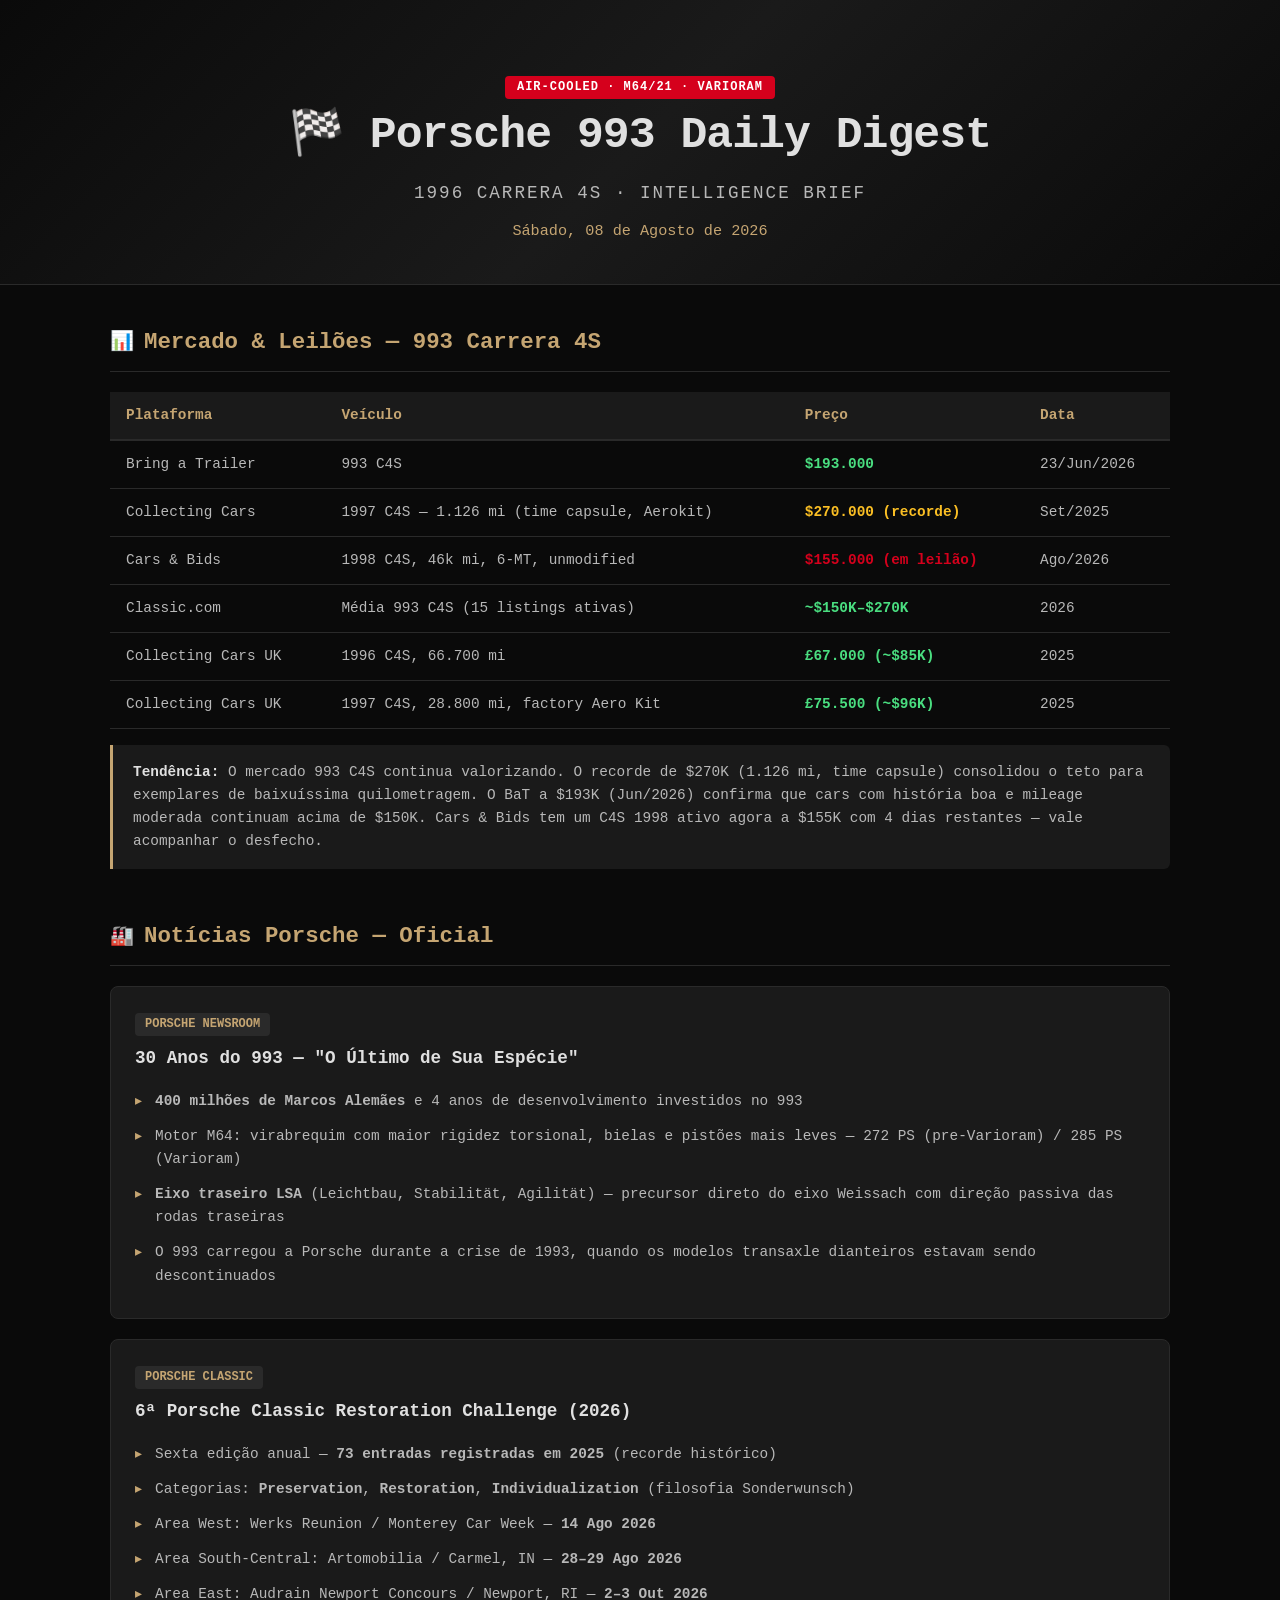
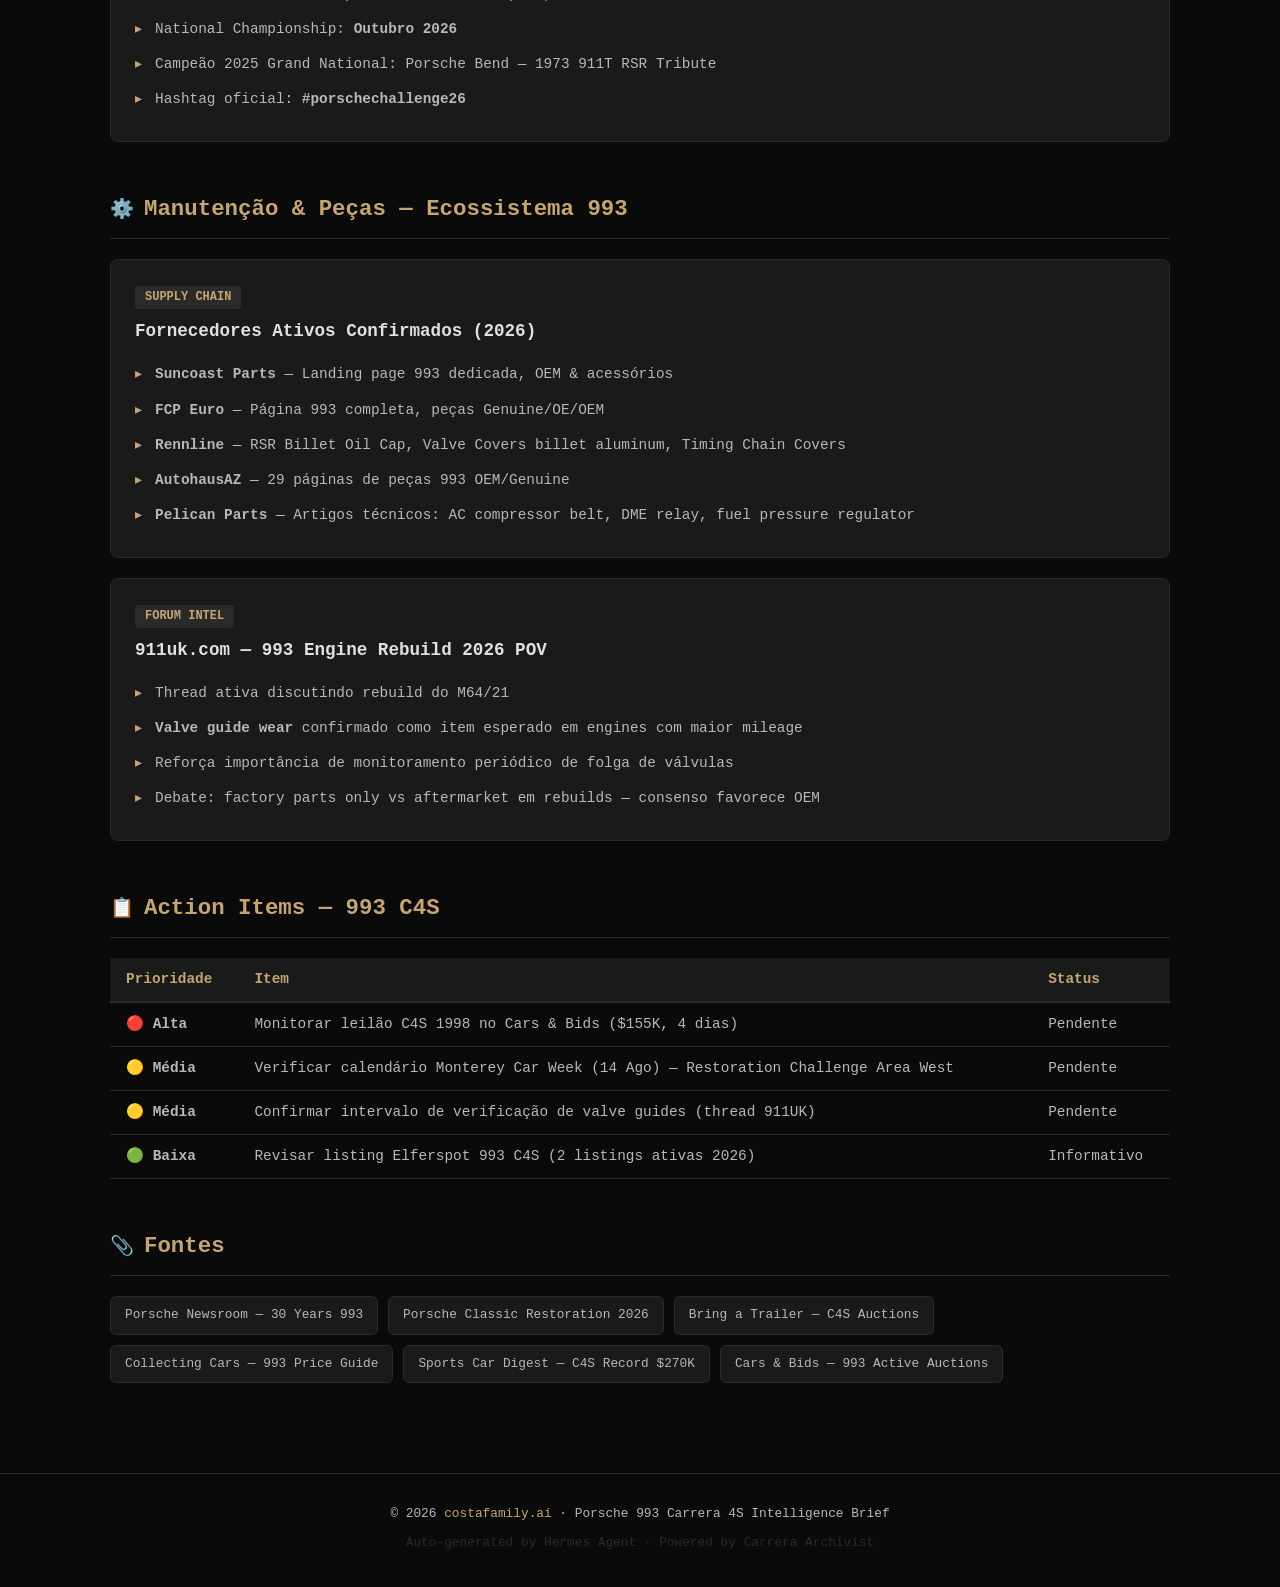
<file: archive/2026-08-08.html>
<!DOCTYPE html>
<html lang="pt-BR">
<head>
    <meta charset="UTF-8">
    <meta name="viewport" content="width=device-width, initial-scale=1.0">
    <title>Porsche 993 Daily Digest | costafamily.ai</title>
    <meta name="description" content="Daily Porsche 993 Carrera 4S Intelligence Brief — market data, auction results, Porsche Classic news, and maintenance intelligence.">
    <style>
        :root {
            --porcelain: #0a0a0a;
            --graphite: #1a1a1a;
            --carbon: #2a2a2a;
            --guard: #b8b8b8;
            --silver: #e0e0e0;
            --signal: #d5001c;
            --gold: #c5a572;
            --green: #4ade80;
            --amber: #fbbf24;
            --red: #ef4444;
        }
        * { margin: 0; padding: 0; box-sizing: border-box; }
        body {
            background: var(--porcelain);
            color: var(--silver);
            font-family: 'SF Mono', 'Monaco', 'Cascadia Code', 'Roboto Mono', monospace;
            line-height: 1.6;
            min-height: 100vh;
        }
        .hero {
            background: linear-gradient(135deg, #0a0a0a 0%, #1a1a1a 50%, #0a0a0a 100%);
            border-bottom: 1px solid var(--carbon);
            padding: 60px 20px 40px;
            text-align: center;
        }
        .hero h1 {
            font-size: 2.8rem;
            font-weight: 700;
            letter-spacing: -1px;
            color: var(--silver);
            margin-bottom: 8px;
        }
        .hero .subtitle {
            color: var(--guard);
            font-size: 1.1rem;
            letter-spacing: 2px;
            text-transform: uppercase;
        }
        .hero .date {
            color: var(--gold);
            font-size: 0.95rem;
            margin-top: 12px;
        }
        .hero .badge {
            display: inline-block;
            background: var(--signal);
            color: white;
            padding: 2px 12px;
            border-radius: 4px;
            font-size: 0.75rem;
            font-weight: 700;
            letter-spacing: 1px;
            margin-top: 16px;
        }
        .container { max-width: 1100px; margin: 0 auto; padding: 40px 20px; }
        .section { margin-bottom: 50px; }
        .section-title {
            display: flex;
            align-items: center;
            gap: 10px;
            font-size: 1.4rem;
            font-weight: 700;
            color: var(--gold);
            border-bottom: 1px solid var(--carbon);
            padding-bottom: 10px;
            margin-bottom: 20px;
        }
        .section-title .icon { font-size: 1.2rem; }

        /* Market Table */
        .market-table {
            width: 100%;
            border-collapse: collapse;
            font-size: 0.9rem;
        }
        .market-table th {
            text-align: left;
            padding: 12px 16px;
            background: var(--graphite);
            color: var(--gold);
            font-weight: 700;
            border-bottom: 2px solid var(--carbon);
        }
        .market-table td {
            padding: 12px 16px;
            border-bottom: 1px solid var(--carbon);
            color: var(--guard);
        }
        .market-table tr:hover td { background: var(--graphite); }
        .market-table .price { color: var(--green); font-weight: 700; }
        .market-table .record { color: var(--amber); font-weight: 700; }
        .market-table .active { color: var(--signal); font-weight: 700; }

        .trend-box {
            background: var(--graphite);
            border-left: 3px solid var(--gold);
            padding: 16px 20px;
            margin-top: 16px;
            font-size: 0.9rem;
            color: var(--guard);
            border-radius: 0 6px 6px 0;
        }
        .trend-box strong { color: var(--silver); }

        /* News Cards */
        .news-card {
            background: var(--graphite);
            border: 1px solid var(--carbon);
            border-radius: 8px;
            padding: 24px;
            margin-bottom: 20px;
        }
        .news-card h3 {
            color: var(--silver);
            font-size: 1.1rem;
            margin-bottom: 12px;
        }
        .news-card .tag {
            display: inline-block;
            background: var(--carbon);
            color: var(--gold);
            padding: 2px 10px;
            border-radius: 4px;
            font-size: 0.75rem;
            font-weight: 700;
            margin-bottom: 8px;
        }
        .news-card ul { list-style: none; padding-left: 0; }
        .news-card li {
            padding: 6px 0;
            padding-left: 20px;
            position: relative;
            color: var(--guard);
            font-size: 0.9rem;
        }
        .news-card li::before {
            content: "▸";
            position: absolute;
            left: 0;
            color: var(--gold);
        }

        /* Action Items */
        .action-table { width: 100%; border-collapse: collapse; font-size: 0.9rem; }
        .action-table th {
            text-align: left;
            padding: 10px 16px;
            background: var(--graphite);
            color: var(--gold);
            border-bottom: 2px solid var(--carbon);
        }
        .action-table td {
            padding: 10px 16px;
            border-bottom: 1px solid var(--carbon);
            color: var(--guard);
        }
        .priority-high { color: var(--red); font-weight: 700; }
        .priority-med { color: var(--amber); font-weight: 700; }
        .priority-low { color: var(--green); font-weight: 700; }
        .status-pending { color: var(--guard); }
        .status-info { color: var(--gold); }

        /* Sources */
        .sources { display: flex; flex-wrap: wrap; gap: 10px; }
        .source-link {
            background: var(--graphite);
            border: 1px solid var(--carbon);
            padding: 8px 14px;
            border-radius: 6px;
            color: var(--guard);
            font-size: 0.8rem;
            text-decoration: none;
            transition: all 0.2s;
        }
        .source-link:hover {
            border-color: var(--gold);
            color: var(--gold);
        }

        /* Footer */
        .footer {
            border-top: 1px solid var(--carbon);
            padding: 30px 20px;
            text-align: center;
            color: var(--guard);
            font-size: 0.8rem;
        }
        .footer a { color: var(--gold); text-decoration: none; }
        .footer .vin { color: var(--carbon); margin-top: 8px; }

        /* Responsive */
        @media (max-width: 768px) {
            .hero h1 { font-size: 1.8rem; }
            .market-table { font-size: 0.8rem; }
            .market-table th, .market-table td { padding: 8px 10px; }
            .container { padding: 20px 10px; }
        }
    </style>
</head>
<body>
    <div class="hero">
        <div class="badge">AIR-COOLED · M64/21 · VARIORAM</div>
        <h1>🏁 Porsche 993 Daily Digest</h1>
        <div class="subtitle">1996 Carrera 4S · Intelligence Brief</div>
        <div class="date">Sábado, 08 de Agosto de 2026</div>
    </div>

    <div class="container">
        <!-- MARKET -->
        <div class="section">
            <div class="section-title">
                <span class="icon">📊</span> Mercado & Leilões — 993 Carrera 4S
            </div>
            <table class="market-table">
                <thead>
                    <tr>
                        <th>Plataforma</th>
                        <th>Veículo</th>
                        <th>Preço</th>
                        <th>Data</th>
                    </tr>
                </thead>
                <tbody>
                    <tr>
                        <td>Bring a Trailer</td>
                        <td>993 C4S</td>
                        <td class="price">$193.000</td>
                        <td>23/Jun/2026</td>
                    </tr>
                    <tr>
                        <td>Collecting Cars</td>
                        <td>1997 C4S — 1.126 mi (time capsule, Aerokit)</td>
                        <td class="record">$270.000 (recorde)</td>
                        <td>Set/2025</td>
                    </tr>
                    <tr>
                        <td>Cars & Bids</td>
                        <td>1998 C4S, 46k mi, 6-MT, unmodified</td>
                        <td class="active">$155.000 (em leilão)</td>
                        <td>Ago/2026</td>
                    </tr>
                    <tr>
                        <td>Classic.com</td>
                        <td>Média 993 C4S (15 listings ativas)</td>
                        <td class="price">~$150K–$270K</td>
                        <td>2026</td>
                    </tr>
                    <tr>
                        <td>Collecting Cars UK</td>
                        <td>1996 C4S, 66.700 mi</td>
                        <td class="price">£67.000 (~$85K)</td>
                        <td>2025</td>
                    </tr>
                    <tr>
                        <td>Collecting Cars UK</td>
                        <td>1997 C4S, 28.800 mi, factory Aero Kit</td>
                        <td class="price">£75.500 (~$96K)</td>
                        <td>2025</td>
                    </tr>
                </tbody>
            </table>
            <div class="trend-box">
                <strong>Tendência:</strong> O mercado 993 C4S continua valorizando. O recorde de $270K (1.126 mi, time capsule) consolidou o teto para exemplares de baixuíssima quilometragem. O BaT a $193K (Jun/2026) confirma que cars com história boa e mileage moderada continuam acima de $150K. Cars & Bids tem um C4S 1998 ativo agora a $155K com 4 dias restantes — vale acompanhar o desfecho.
            </div>
        </div>

        <!-- NEWS -->
        <div class="section">
            <div class="section-title">
                <span class="icon">🏭</span> Notícias Porsche — Oficial
            </div>

            <div class="news-card">
                <div class="tag">PORSCHE NEWSROOM</div>
                <h3>30 Anos do 993 — "O Último de Sua Espécie"</h3>
                <ul>
                    <li><strong>400 milhões de Marcos Alemães</strong> e 4 anos de desenvolvimento investidos no 993</li>
                    <li>Motor M64: virabrequim com maior rigidez torsional, bielas e pistões mais leves — 272 PS (pre-Varioram) / 285 PS (Varioram)</li>
                    <li><strong>Eixo traseiro LSA</strong> (Leichtbau, Stabilität, Agilität) — precursor direto do eixo Weissach com direção passiva das rodas traseiras</li>
                    <li>O 993 carregou a Porsche durante a crise de 1993, quando os modelos transaxle dianteiros estavam sendo descontinuados</li>
                </ul>
            </div>

            <div class="news-card">
                <div class="tag">PORSCHE CLASSIC</div>
                <h3>6ª Porsche Classic Restoration Challenge (2026)</h3>
                <ul>
                    <li>Sexta edição anual — <strong>73 entradas registradas em 2025</strong> (recorde histórico)</li>
                    <li>Categorias: <strong>Preservation</strong>, <strong>Restoration</strong>, <strong>Individualization</strong> (filosofia Sonderwunsch)</li>
                    <li>Area West: Werks Reunion / Monterey Car Week — <strong>14 Ago 2026</strong></li>
                    <li>Area South-Central: Artomobilia / Carmel, IN — <strong>28–29 Ago 2026</strong></li>
                    <li>Area East: Audrain Newport Concours / Newport, RI — <strong>2–3 Out 2026</strong></li>
                    <li>National Championship: <strong>Outubro 2026</strong></li>
                    <li>Campeão 2025 Grand National: Porsche Bend — 1973 911T RSR Tribute</li>
                    <li>Hashtag oficial: <strong>#porschechallenge26</strong></li>
                </ul>
            </div>
        </div>

        <!-- MAINTENANCE -->
        <div class="section">
            <div class="section-title">
                <span class="icon">⚙️</span> Manutenção & Peças — Ecossistema 993
            </div>
            <div class="news-card">
                <div class="tag">SUPPLY CHAIN</div>
                <h3>Fornecedores Ativos Confirmados (2026)</h3>
                <ul>
                    <li><strong>Suncoast Parts</strong> — Landing page 993 dedicada, OEM & acessórios</li>
                    <li><strong>FCP Euro</strong> — Página 993 completa, peças Genuine/OE/OEM</li>
                    <li><strong>Rennline</strong> — RSR Billet Oil Cap, Valve Covers billet aluminum, Timing Chain Covers</li>
                    <li><strong>AutohausAZ</strong> — 29 páginas de peças 993 OEM/Genuine</li>
                    <li><strong>Pelican Parts</strong> — Artigos técnicos: AC compressor belt, DME relay, fuel pressure regulator</li>
                </ul>
            </div>
            <div class="news-card">
                <div class="tag">FORUM INTEL</div>
                <h3>911uk.com — 993 Engine Rebuild 2026 POV</h3>
                <ul>
                    <li>Thread ativa discutindo rebuild do M64/21</li>
                    <li><strong>Valve guide wear</strong> confirmado como item esperado em engines com maior mileage</li>
                    <li>Reforça importância de monitoramento periódico de folga de válvulas</li>
                    <li>Debate: factory parts only vs aftermarket em rebuilds — consenso favorece OEM</li>
                </ul>
            </div>
        </div>

        <!-- ACTION ITEMS -->
        <div class="section">
            <div class="section-title">
                <span class="icon">📋</span> Action Items — 993 C4S
            </div>
            <table class="action-table">
                <thead>
                    <tr>
                        <th>Prioridade</th>
                        <th>Item</th>
                        <th>Status</th>
                    </tr>
                </thead>
                <tbody>
                    <tr>
                        <td class="priority-high">🔴 Alta</td>
                        <td>Monitorar leilão C4S 1998 no Cars & Bids ($155K, 4 dias)</td>
                        <td class="status-pending">Pendente</td>
                    </tr>
                    <tr>
                        <td class="priority-med">🟡 Média</td>
                        <td>Verificar calendário Monterey Car Week (14 Ago) — Restoration Challenge Area West</td>
                        <td class="status-pending">Pendente</td>
                    </tr>
                    <tr>
                        <td class="priority-med">🟡 Média</td>
                        <td>Confirmar intervalo de verificação de valve guides (thread 911UK)</td>
                        <td class="status-pending">Pendente</td>
                    </tr>
                    <tr>
                        <td class="priority-low">🟢 Baixa</td>
                        <td>Revisar listing Elferspot 993 C4S (2 listings ativas 2026)</td>
                        <td class="status-info">Informativo</td>
                    </tr>
                </tbody>
            </table>
        </div>

        <!-- SOURCES -->
        <div class="section">
            <div class="section-title">
                <span class="icon">📎</span> Fontes
            </div>
            <div class="sources">
                <a class="source-link" href="https://newsroom.porsche.com/en/press-kits/60-Years-Porsche-911/30-Jahre-911-Carrera-der-Generation-993-%E2%80%93-Der-letzte-seiner-Art.html" target="_blank">Porsche Newsroom — 30 Years 993</a>
                <a class="source-link" href="https://newsroom.porsche.com/en_US/2026/company/2026-Porsche-Classic-Restoration-Challenge-42067.html" target="_blank">Porsche Classic Restoration 2026</a>
                <a class="source-link" href="https://bringatrailer.com/porsche/993-911-carrera-4s/" target="_blank">Bring a Trailer — C4S Auctions</a>
                <a class="source-link" href="https://collectingcars.com/articles/what-to-pay-for-a-porsche-993" target="_blank">Collecting Cars — 993 Price Guide</a>
                <a class="source-link" href="https://sportscardigest.com/another-record-breaking-porsche-at-collecting-cars/" target="_blank">Sports Car Digest — C4S Record $270K</a>
                <a class="source-link" href="https://carsandbids.com/search/porsche/993-911" target="_blank">Cars & Bids — 993 Active Auctions</a>
            </div>
        </div>
    </div>

    <div class="footer">
        <p>© 2026 <a href="https://costafamily.ai">costafamily.ai</a> · Porsche 993 Carrera 4S Intelligence Brief</p>
        <p class="vin">Auto-generated by Hermes Agent · Powered by Carrera Archivist</p>
    </div>
</body>
</html>
</file>
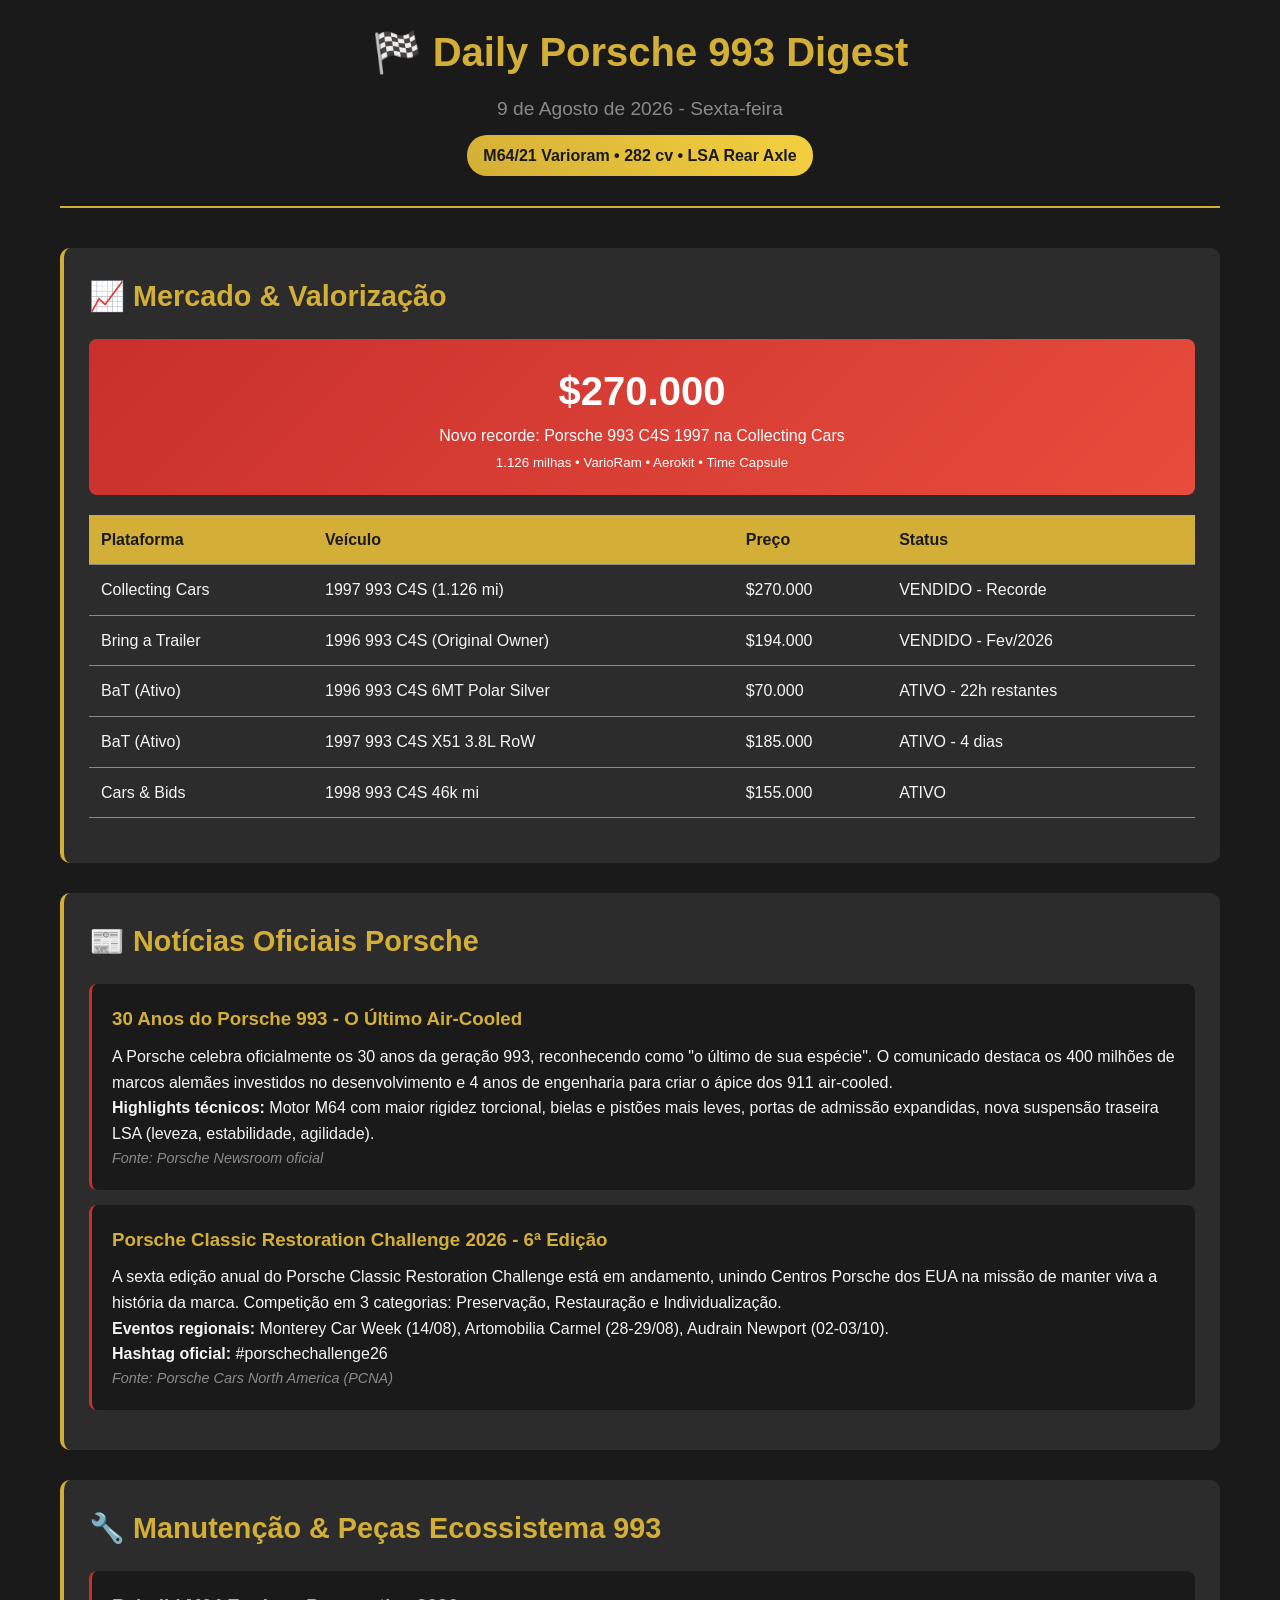
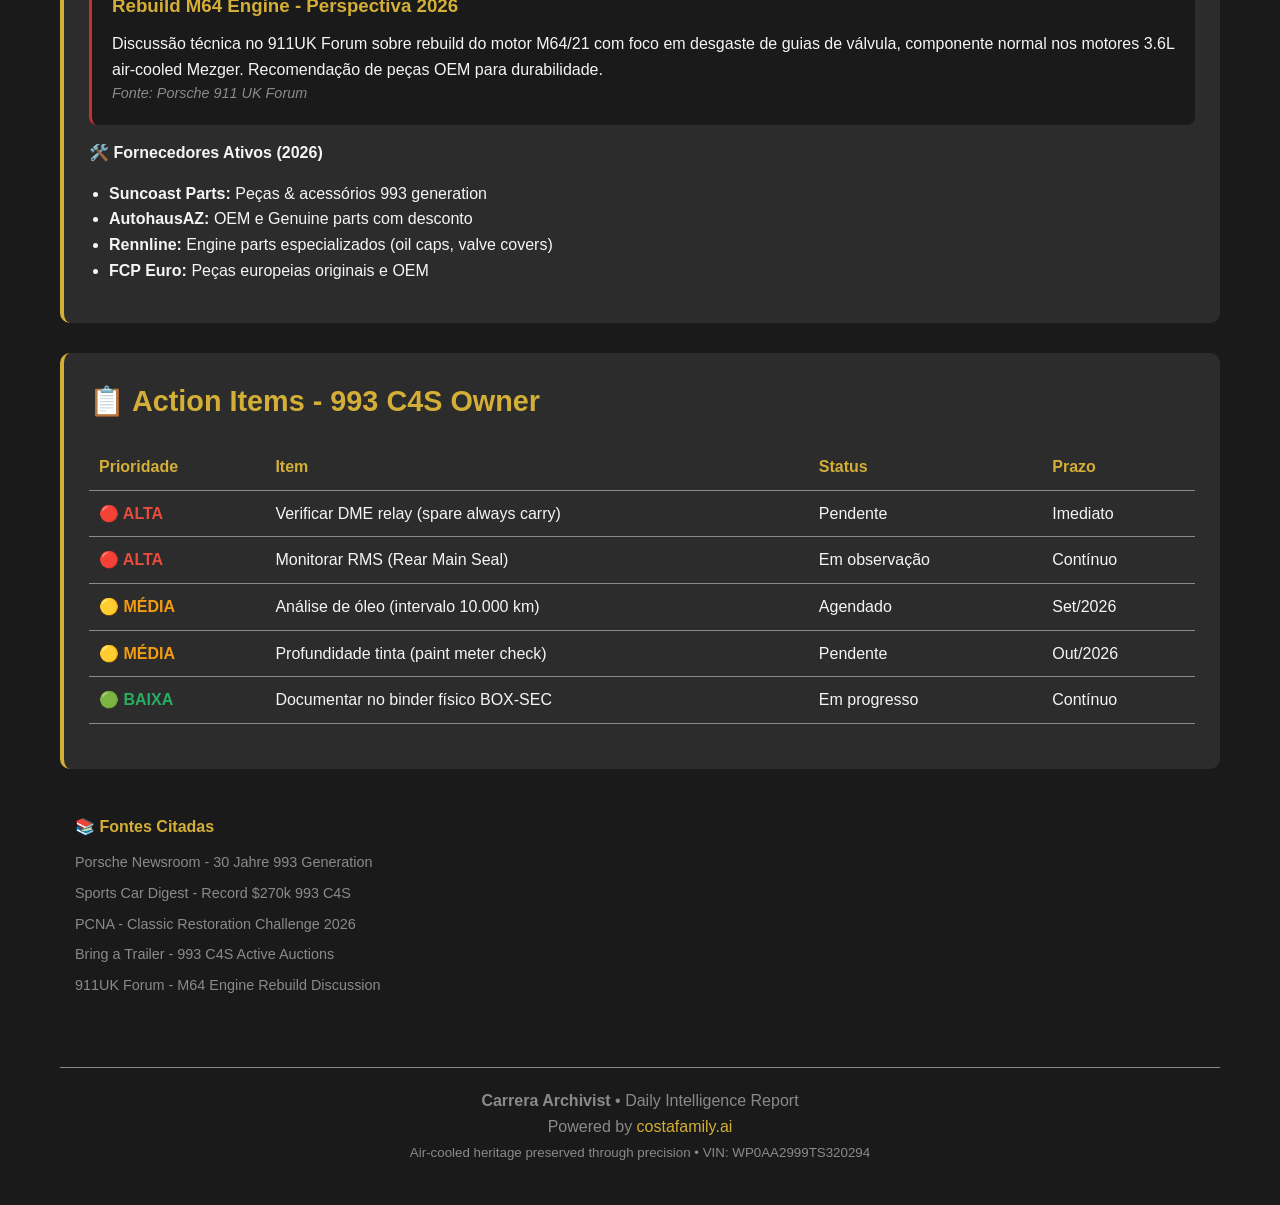
<file: archive/2026-08-09.html>
<!DOCTYPE html>
<html lang="pt-BR">
<head>
    <meta charset="UTF-8">
    <meta name="viewport" content="width=device-width, initial-scale=1.0">
    <title>Daily Porsche 993 Digest | 9 de Agosto, 2026</title>
    <style>
        :root {
            --porsche-black: #1a1a1a;
            --porsche-dark-grey: #2c2c2c;
            --porsche-gold: #d4af37;
            --porsche-red: #c9302c;
            --porsche-white: #f5f5f5;
            --porsche-silver: #8a8a8a;
        }
        
        * {
            margin: 0;
            padding: 0;
            box-sizing: border-box;
        }
        
        body {
            font-family: 'Segoe UI', Tahoma, Geneva, Verdana, sans-serif;
            background-color: var(--porsche-black);
            color: var(--porsche-white);
            line-height: 1.6;
        }
        
        .container {
            max-width: 1200px;
            margin: 0 auto;
            padding: 20px;
        }
        
        .header {
            text-align: center;
            margin-bottom: 40px;
            border-bottom: 2px solid var(--porsche-gold);
            padding-bottom: 20px;
        }
        
        .header h1 {
            font-size: 2.5rem;
            color: var(--porsche-gold);
            margin-bottom: 10px;
        }
        
        .header .subtitle {
            font-size: 1.2rem;
            color: var(--porsche-silver);
        }
        
        .badge {
            display: inline-block;
            background: linear-gradient(45deg, var(--porsche-gold), #f4d03f);
            color: var(--porsche-black);
            padding: 8px 16px;
            border-radius: 20px;
            font-weight: bold;
            margin: 10px 0;
        }
        
        .section {
            background-color: var(--porsche-dark-grey);
            margin: 30px 0;
            padding: 25px;
            border-radius: 10px;
            border-left: 4px solid var(--porsche-gold);
        }
        
        .section h2 {
            color: var(--porsche-gold);
            margin-bottom: 20px;
            font-size: 1.8rem;
        }
        
        .market-table {
            width: 100%;
            border-collapse: collapse;
            margin: 20px 0;
        }
        
        .market-table th,
        .market-table td {
            padding: 12px;
            text-align: left;
            border-bottom: 1px solid var(--porsche-silver);
        }
        
        .market-table th {
            background-color: var(--porsche-gold);
            color: var(--porsche-black);
            font-weight: bold;
        }
        
        .news-card {
            background-color: var(--porsche-black);
            padding: 20px;
            margin: 15px 0;
            border-radius: 8px;
            border-left: 3px solid var(--porsche-red);
        }
        
        .news-card h3 {
            color: var(--porsche-gold);
            margin-bottom: 10px;
        }
        
        .news-card .source {
            color: var(--porsche-silver);
            font-size: 0.9rem;
            font-style: italic;
        }
        
        .trend-box {
            background: linear-gradient(135deg, var(--porsche-red), #e74c3c);
            color: white;
            padding: 20px;
            border-radius: 8px;
            margin: 20px 0;
            text-align: center;
        }
        
        .trend-box .trend-number {
            font-size: 2.5rem;
            font-weight: bold;
        }
        
        .action-table {
            width: 100%;
            border-collapse: collapse;
            margin: 20px 0;
        }
        
        .action-table th,
        .action-table td {
            padding: 10px;
            text-align: left;
            border-bottom: 1px solid var(--porsche-silver);
        }
        
        .action-table th {
            background-color: var(--porsche-dark-grey);
            color: var(--porsche-gold);
        }
        
        .priority-high { color: #e74c3c; font-weight: bold; }
        .priority-medium { color: #f39c12; font-weight: bold; }
        .priority-low { color: #27ae60; font-weight: bold; }
        
        .footer {
            text-align: center;
            margin-top: 50px;
            padding: 20px;
            border-top: 1px solid var(--porsche-silver);
            color: var(--porsche-silver);
        }
        
        .footer a {
            color: var(--porsche-gold);
            text-decoration: none;
        }
        
        .footer a:hover {
            text-decoration: underline;
        }
        
        .sources {
            background-color: var(--porsche-black);
            padding: 15px;
            margin: 20px 0;
            border-radius: 8px;
        }
        
        .sources h4 {
            color: var(--porsche-gold);
            margin-bottom: 10px;
        }
        
        .sources ul {
            list-style: none;
        }
        
        .sources li {
            margin: 5px 0;
        }
        
        .sources a {
            color: var(--porsche-silver);
            text-decoration: none;
            font-size: 0.9rem;
        }
        
        .sources a:hover {
            color: var(--porsche-gold);
        }
    </style>
</head>
<body>
    <div class="container">
        <header class="header">
            <h1>🏁 Daily Porsche 993 Digest</h1>
            <p class="subtitle">9 de Agosto de 2026 - Sexta-feira</p>
            <div class="badge">M64/21 Varioram • 282 cv • LSA Rear Axle</div>
        </header>
        
        <section class="section">
            <h2>📈 Mercado & Valorização</h2>
            <div class="trend-box">
                <div class="trend-number">$270.000</div>
                <p>Novo recorde: Porsche 993 C4S 1997 na Collecting Cars</p>
                <p><small>1.126 milhas • VarioRam • Aerokit • Time Capsule</small></p>
            </div>
            
            <table class="market-table">
                <thead>
                    <tr>
                        <th>Plataforma</th>
                        <th>Veículo</th>
                        <th>Preço</th>
                        <th>Status</th>
                    </tr>
                </thead>
                <tbody>
                    <tr>
                        <td>Collecting Cars</td>
                        <td>1997 993 C4S (1.126 mi)</td>
                        <td>$270.000</td>
                        <td>VENDIDO - Recorde</td>
                    </tr>
                    <tr>
                        <td>Bring a Trailer</td>
                        <td>1996 993 C4S (Original Owner)</td>
                        <td>$194.000</td>
                        <td>VENDIDO - Fev/2026</td>
                    </tr>
                    <tr>
                        <td>BaT (Ativo)</td>
                        <td>1996 993 C4S 6MT Polar Silver</td>
                        <td>$70.000</td>
                        <td>ATIVO - 22h restantes</td>
                    </tr>
                    <tr>
                        <td>BaT (Ativo)</td>
                        <td>1997 993 C4S X51 3.8L RoW</td>
                        <td>$185.000</td>
                        <td>ATIVO - 4 dias</td>
                    </tr>
                    <tr>
                        <td>Cars & Bids</td>
                        <td>1998 993 C4S 46k mi</td>
                        <td>$155.000</td>
                        <td>ATIVO</td>
                    </tr>
                </tbody>
            </table>
        </section>
        
        <section class="section">
            <h2>📰 Notícias Oficiais Porsche</h2>
            
            <div class="news-card">
                <h3>30 Anos do Porsche 993 - O Último Air-Cooled</h3>
                <p>A Porsche celebra oficialmente os 30 anos da geração 993, reconhecendo como "o último de sua espécie". O comunicado destaca os 400 milhões de marcos alemães investidos no desenvolvimento e 4 anos de engenharia para criar o ápice dos 911 air-cooled.</p>
                <p><strong>Highlights técnicos:</strong> Motor M64 com maior rigidez torcional, bielas e pistões mais leves, portas de admissão expandidas, nova suspensão traseira LSA (leveza, estabilidade, agilidade).</p>
                <p class="source">Fonte: Porsche Newsroom oficial</p>
            </div>
            
            <div class="news-card">
                <h3>Porsche Classic Restoration Challenge 2026 - 6ª Edição</h3>
                <p>A sexta edição anual do Porsche Classic Restoration Challenge está em andamento, unindo Centros Porsche dos EUA na missão de manter viva a história da marca. Competição em 3 categorias: Preservação, Restauração e Individualização.</p>
                <p><strong>Eventos regionais:</strong> Monterey Car Week (14/08), Artomobilia Carmel (28-29/08), Audrain Newport (02-03/10).</p>
                <p><strong>Hashtag oficial:</strong> #porschechallenge26</p>
                <p class="source">Fonte: Porsche Cars North America (PCNA)</p>
            </div>
        </section>
        
        <section class="section">
            <h2>🔧 Manutenção & Peças Ecossistema 993</h2>
            
            <div class="news-card">
                <h3>Rebuild M64 Engine - Perspectiva 2026</h3>
                <p>Discussão técnica no 911UK Forum sobre rebuild do motor M64/21 com foco em desgaste de guias de válvula, componente normal nos motores 3.6L air-cooled Mezger. Recomendação de peças OEM para durabilidade.</p>
                <p class="source">Fonte: Porsche 911 UK Forum</p>
            </div>
            
            <h4>🛠️ Fornecedores Ativos (2026)</h4>
            <ul style="margin: 15px 0; padding-left: 20px;">
                <li><strong>Suncoast Parts:</strong> Peças & acessórios 993 generation</li>
                <li><strong>AutohausAZ:</strong> OEM e Genuine parts com desconto</li>
                <li><strong>Rennline:</strong> Engine parts especializados (oil caps, valve covers)</li>
                <li><strong>FCP Euro:</strong> Peças europeias originais e OEM</li>
            </ul>
        </section>
        
        <section class="section">
            <h2>📋 Action Items - 993 C4S Owner</h2>
            <table class="action-table">
                <thead>
                    <tr>
                        <th>Prioridade</th>
                        <th>Item</th>
                        <th>Status</th>
                        <th>Prazo</th>
                    </tr>
                </thead>
                <tbody>
                    <tr>
                        <td class="priority-high">🔴 ALTA</td>
                        <td>Verificar DME relay (spare always carry)</td>
                        <td>Pendente</td>
                        <td>Imediato</td>
                    </tr>
                    <tr>
                        <td class="priority-high">🔴 ALTA</td>
                        <td>Monitorar RMS (Rear Main Seal)</td>
                        <td>Em observação</td>
                        <td>Contínuo</td>
                    </tr>
                    <tr>
                        <td class="priority-medium">🟡 MÉDIA</td>
                        <td>Análise de óleo (intervalo 10.000 km)</td>
                        <td>Agendado</td>
                        <td>Set/2026</td>
                    </tr>
                    <tr>
                        <td class="priority-medium">🟡 MÉDIA</td>
                        <td>Profundidade tinta (paint meter check)</td>
                        <td>Pendente</td>
                        <td>Out/2026</td>
                    </tr>
                    <tr>
                        <td class="priority-low">🟢 BAIXA</td>
                        <td>Documentar no binder físico BOX-SEC</td>
                        <td>Em progresso</td>
                        <td>Contínuo</td>
                    </tr>
                </tbody>
            </table>
        </section>
        
        <div class="sources">
            <h4>📚 Fontes Citadas</h4>
            <ul>
                <li><a href="https://newsroom.porsche.com/en/press-kits/60-Years-Porsche-911/30-Jahre-911-Carrera-der-Generation-993-%E2%80%93-Der-letzte-seiner-Art.html" target="_blank">Porsche Newsroom - 30 Jahre 993 Generation</a></li>
                <li><a href="https://sportscardigest.com/another-record-breaking-porsche-at-collecting-cars/" target="_blank">Sports Car Digest - Record $270k 993 C4S</a></li>
                <li><a href="https://newsroom.porsche.com/en_US/2026/company/2026-Porsche-Classic-Restoration-Challenge-42067.html" target="_blank">PCNA - Classic Restoration Challenge 2026</a></li>
                <li><a href="https://bringatrailer.com/porsche/993-911-carrera-4s/" target="_blank">Bring a Trailer - 993 C4S Active Auctions</a></li>
                <li><a href="https://911uk.com/porsche/993-engine-rebuild-2026-pov.134704/" target="_blank">911UK Forum - M64 Engine Rebuild Discussion</a></li>
            </ul>
        </div>
        
        <footer class="footer">
            <p><strong>Carrera Archivist</strong> • Daily Intelligence Report</p>
            <p>Powered by <a href="https://costafamily.ai" target="_blank">costafamily.ai</a></p>
            <p><small>Air-cooled heritage preserved through precision • VIN: WP0AA2999TS320294</small></p>
        </footer>
    </div>
</body>
</html>
</file>
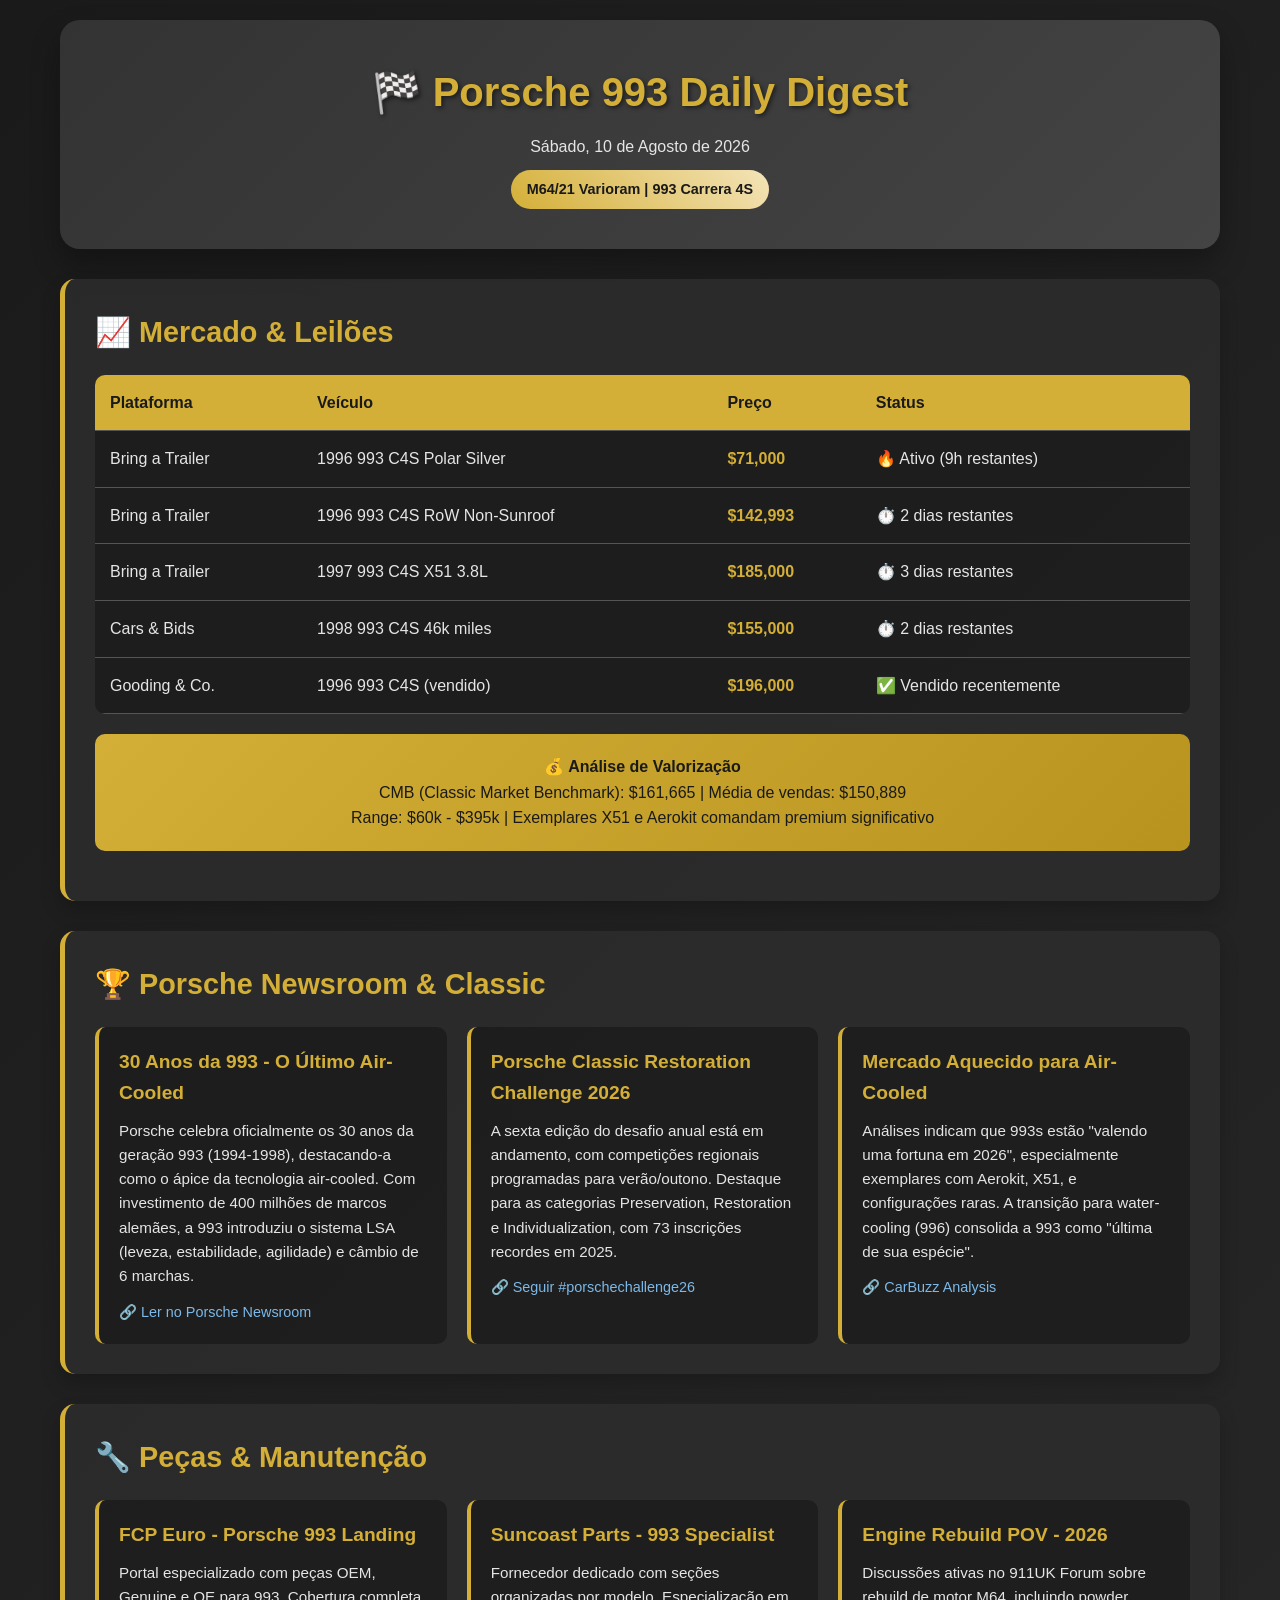
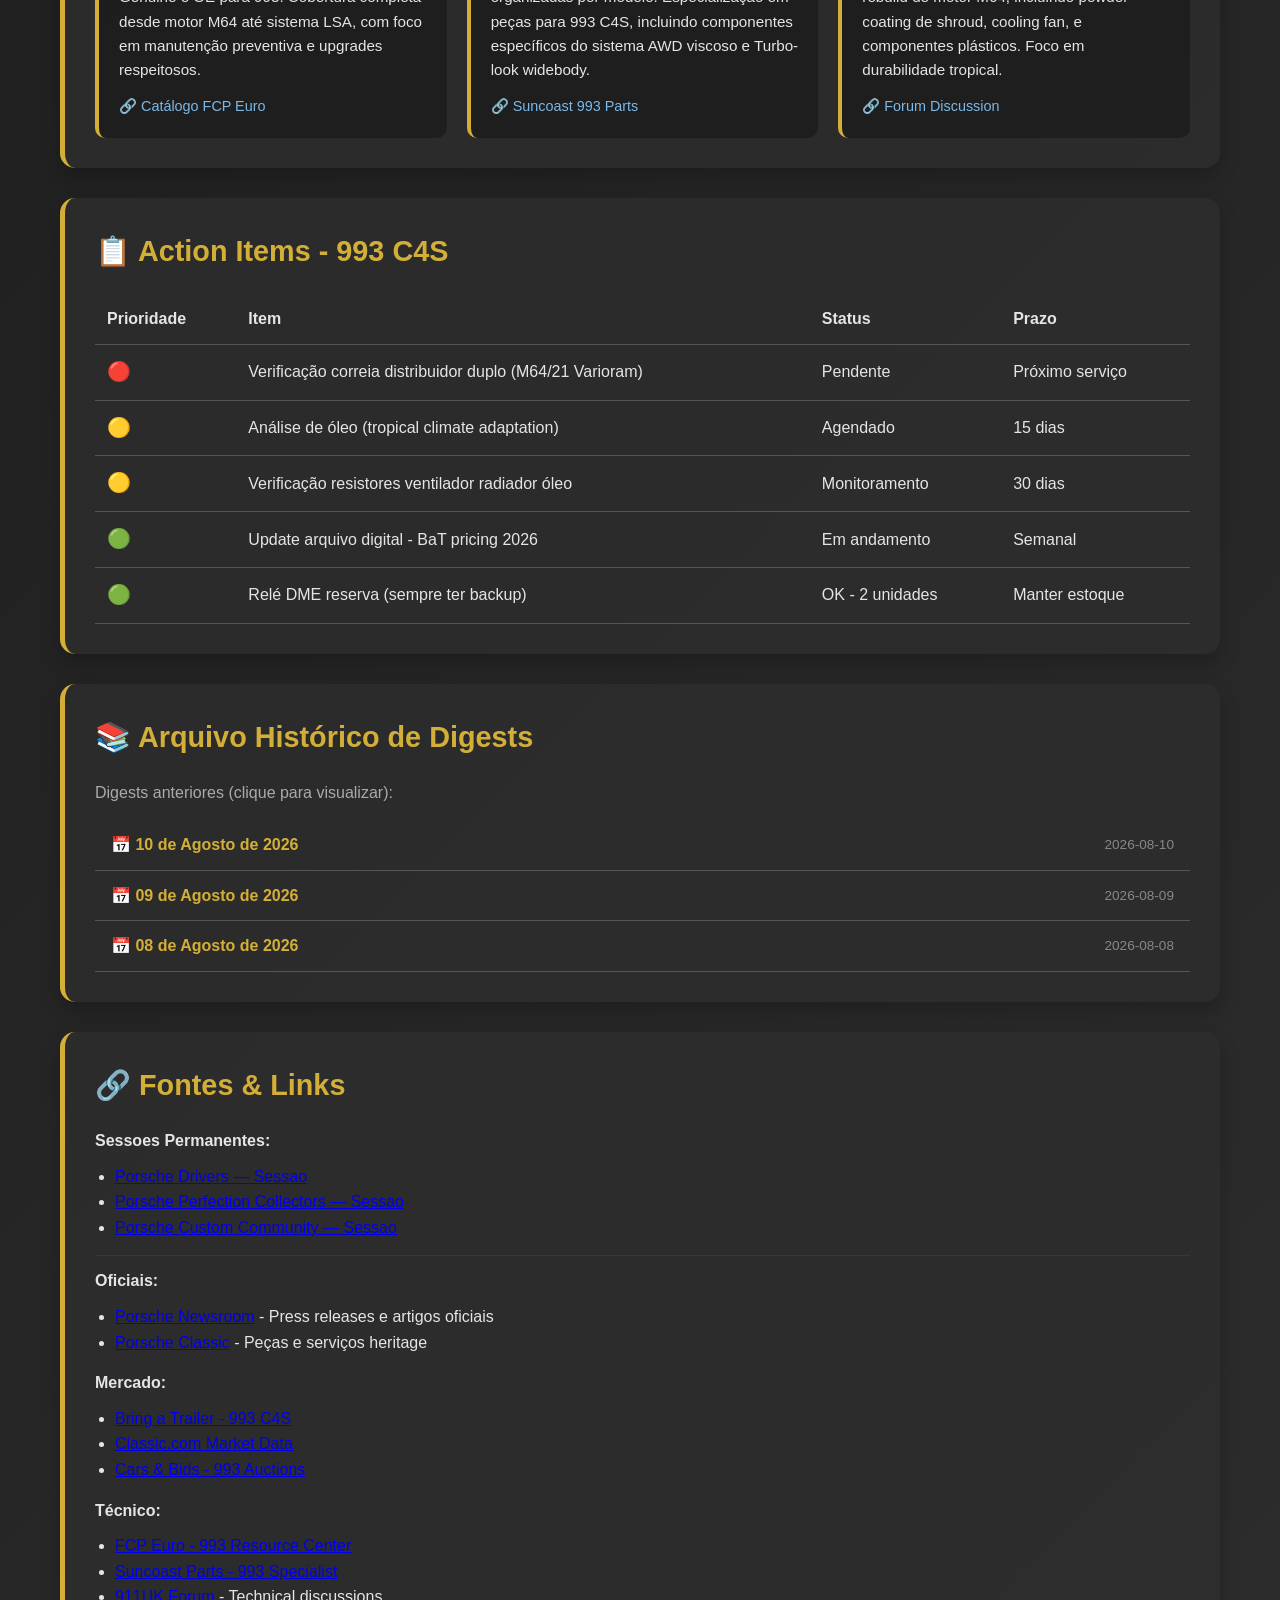
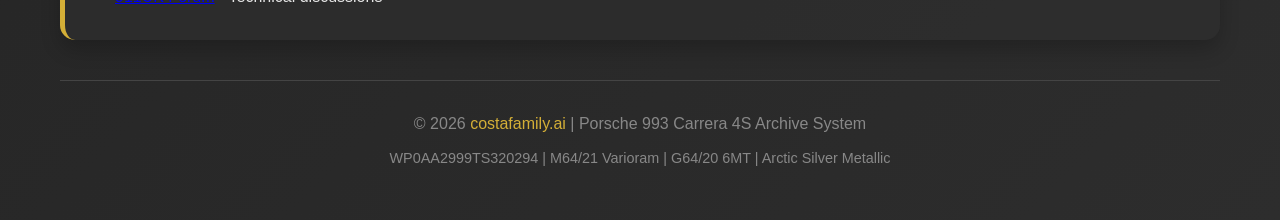
<file: archive/2026-08-10.html>
<!DOCTYPE html>
<html lang="en-US">
<head>
    <meta charset="UTF-8">
    <meta name="viewport" content="width=device-width, initial-scale=1.0">
    <title>Porsche 993 Daily Digest | 10 de Agosto de 2026</title>
    <style>
        * { margin: 0; padding: 0; box-sizing: border-box; }
        
        body {
            font-family: 'Segoe UI', Tahoma, Geneva, Verdana, sans-serif;
            background: linear-gradient(135deg, #1a1a1a 0%, #2d2d2d 100%);
            color: #e5e5e5;
            line-height: 1.6;
            min-height: 100vh;
        }
        
        .container {
            max-width: 1200px;
            margin: 0 auto;
            padding: 20px;
        }
        
        .header {
            text-align: center;
            background: linear-gradient(135deg, #333 0%, #444 100%);
            padding: 40px 20px;
            border-radius: 20px;
            margin-bottom: 30px;
            box-shadow: 0 15px 30px rgba(0,0,0,0.3);
        }
        
        .header h1 {
            font-size: 2.5rem;
            color: #d4af37;
            margin-bottom: 10px;
            text-shadow: 2px 2px 4px rgba(0,0,0,0.5);
        }
        
        .badge {
            display: inline-block;
            background: linear-gradient(45deg, #d4af37, #f4e4b8);
            color: #1a1a1a;
            padding: 8px 16px;
            border-radius: 25px;
            font-weight: bold;
            font-size: 0.9rem;
            margin-top: 10px;
        }
        
        .section {
            background: rgba(45, 45, 45, 0.8);
            border-radius: 15px;
            padding: 30px;
            margin-bottom: 30px;
            box-shadow: 0 10px 20px rgba(0,0,0,0.2);
            border-left: 5px solid #d4af37;
        }
        
        .section h2 {
            color: #d4af37;
            font-size: 1.8rem;
            margin-bottom: 20px;
            display: flex;
            align-items: center;
            gap: 10px;
        }
        
        .market-table {
            width: 100%;
            border-collapse: collapse;
            background: rgba(0,0,0,0.3);
            border-radius: 10px;
            overflow: hidden;
        }
        
        .market-table th,
        .market-table td {
            padding: 15px;
            text-align: left;
            border-bottom: 1px solid #555;
        }
        
        .market-table th {
            background: #d4af37;
            color: #1a1a1a;
            font-weight: bold;
        }
        
        .market-table tr:hover {
            background: rgba(212, 175, 55, 0.1);
        }
        
        .price {
            font-weight: bold;
            color: #d4af37;
        }
        
        .trend-box {
            background: linear-gradient(135deg, #d4af37 0%, #b8941f 100%);
            color: #1a1a1a;
            padding: 20px;
            border-radius: 10px;
            text-align: center;
            margin: 20px 0;
        }
        
        .news-grid {
            display: grid;
            grid-template-columns: repeat(auto-fit, minmax(300px, 1fr));
            gap: 20px;
            margin-top: 20px;
        }
        
        .news-card {
            background: rgba(0,0,0,0.3);
            border-radius: 10px;
            padding: 20px;
            border-left: 4px solid #d4af37;
            transition: transform 0.3s ease;
        }
        
        .news-card:hover {
            transform: translateY(-5px);
        }
        
        .news-card h3 {
            color: #d4af37;
            margin-bottom: 10px;
            font-size: 1.2rem;
        }
        
        .news-card p {
            font-size: 0.95rem;
            margin-bottom: 10px;
        }
        
        .news-card a {
            color: #7cb9e8;
            text-decoration: none;
            font-size: 0.9rem;
        }
        
        .news-card a:hover {
            text-decoration: underline;
        }
        
        .action-table {
            width: 100%;
            border-collapse: collapse;
        }
        
        .action-table th,
        .action-table td {
            padding: 12px;
            text-align: left;
            border-bottom: 1px solid #555;
        }
        
        .priority {
            font-size: 1.2rem;
            text-align: center;
        }
        
        .footer {
            text-align: center;
            padding: 30px;
            color: #888;
            border-top: 1px solid #444;
            margin-top: 40px;
        }
        
        .footer a {
            color: #d4af37;
            text-decoration: none;
        }
        
        @media (max-width: 768px) {
            .header h1 { font-size: 2rem; }
            .section { padding: 20px; }
            .container { padding: 10px; }
        }
        
        /* History Section */
        .history-list { list-style: none; padding-left: 0; }
        .history-item { 
            padding: 12px 16px; 
            border-bottom: 1px solid #555; 
            display: flex; 
            justify-content: space-between; 
            align-items: center;
        }
        .history-item:hover { background: rgba(212, 175, 55, 0.05); }
        .history-link {
            color: #d4af37;
            text-decoration: none;
            font-weight: 600;
            font-size: 1rem;
            transition: color 0.2s;
        }
        .history-link:hover { color: #f4e4b8; }
        .history-date {
            color: #888;
            font-size: 0.85rem;
        }
    </style>
</head>
<body>
    <div class="container">
        <header class="header">
            <h1>🏁 Porsche 993 Daily Digest</h1>
            <p>Sábado, 10 de Agosto de 2026</p>
            <div class="badge">M64/21 Varioram | 993 Carrera 4S</div>
        </header>

        <section class="section">
            <h2>📈 Mercado & Leilões</h2>
            <table class="market-table">
                <thead>
                    <tr>
                        <th>Plataforma</th>
                        <th>Veículo</th>
                        <th>Preço</th>
                        <th>Status</th>
                    </tr>
                </thead>
                <tbody>
                    <tr>
                        <td>Bring a Trailer</td>
                        <td>1996 993 C4S Polar Silver</td>
                        <td class="price">$71,000</td>
                        <td>🔥 Ativo (9h restantes)</td>
                    </tr>
                    <tr>
                        <td>Bring a Trailer</td>
                        <td>1996 993 C4S RoW Non-Sunroof</td>
                        <td class="price">$142,993</td>
                        <td>⏱️ 2 dias restantes</td>
                    </tr>
                    <tr>
                        <td>Bring a Trailer</td>
                        <td>1997 993 C4S X51 3.8L</td>
                        <td class="price">$185,000</td>
                        <td>⏱️ 3 dias restantes</td>
                    </tr>
                    <tr>
                        <td>Cars & Bids</td>
                        <td>1998 993 C4S 46k miles</td>
                        <td class="price">$155,000</td>
                        <td>⏱️ 2 dias restantes</td>
                    </tr>
                    <tr>
                        <td>Gooding & Co.</td>
                        <td>1996 993 C4S (vendido)</td>
                        <td class="price">$196,000</td>
                        <td>✅ Vendido recentemente</td>
                    </tr>
                </tbody>
            </table>
            
            <div class="trend-box">
                <strong>💰 Análise de Valorização</strong><br>
                CMB (Classic Market Benchmark): $161,665 | Média de vendas: $150,889<br>
                Range: $60k - $395k | Exemplares X51 e Aerokit comandam premium significativo
            </div>
        </section>

        <section class="section">
            <h2>🏆 Porsche Newsroom & Classic</h2>
            <div class="news-grid">
                <div class="news-card">
                    <h3>30 Anos da 993 - O Último Air-Cooled</h3>
                    <p>Porsche celebra oficialmente os 30 anos da geração 993 (1994-1998), destacando-a como o ápice da tecnologia air-cooled. Com investimento de 400 milhões de marcos alemães, a 993 introduziu o sistema LSA (leveza, estabilidade, agilidade) e câmbio de 6 marchas.</p>
                    <a href="https://newsroom.porsche.com/en/press-kits/60-Years-Porsche-911/30-Jahre-911-Carrera-der-Generation-993-%E2%80%93-Der-letzte-seiner-Art.html" target="_blank">🔗 Ler no Porsche Newsroom</a>
                </div>
                
                <div class="news-card">
                    <h3>Porsche Classic Restoration Challenge 2026</h3>
                    <p>A sexta edição do desafio anual está em andamento, com competições regionais programadas para verão/outono. Destaque para as categorias Preservation, Restoration e Individualization, com 73 inscrições recordes em 2025.</p>
                    <a href="https://newsroom.porsche.com/en_US/2026/company/2026-Porsche-Classic-Restoration-Challenge-42067.html" target="_blank">🔗 Seguir #porschechallenge26</a>
                </div>
                
                <div class="news-card">
                    <h3>Mercado Aquecido para Air-Cooled</h3>
                    <p>Análises indicam que 993s estão "valendo uma fortuna em 2026", especialmente exemplares com Aerokit, X51, e configurações raras. A transição para water-cooling (996) consolida a 993 como "última de sua espécie".</p>
                    <a href="https://carbuzz.com/996-last-air-cooled-porsche-911-used-values-2026/" target="_blank">🔗 CarBuzz Analysis</a>
                </div>
            </div>
        </section>

        <section class="section">
            <h2>🔧 Peças & Manutenção</h2>
            <div class="news-grid">
                <div class="news-card">
                    <h3>FCP Euro - Porsche 993 Landing</h3>
                    <p>Portal especializado com peças OEM, Genuine e OE para 993. Cobertura completa desde motor M64 até sistema LSA, com foco em manutenção preventiva e upgrades respeitosos.</p>
                    <a href="https://info.fcpeuro.com/993" target="_blank">🔗 Catálogo FCP Euro</a>
                </div>
                
                <div class="news-card">
                    <h3>Suncoast Parts - 993 Specialist</h3>
                    <p>Fornecedor dedicado com seções organizadas por modelo. Especialização em peças para 993 C4S, incluindo componentes específicos do sistema AWD viscoso e Turbo-look widebody.</p>
                    <a href="https://www.suncoastparts.com/993landing.html" target="_blank">🔗 Suncoast 993 Parts</a>
                </div>
                
                <div class="news-card">
                    <h3>Engine Rebuild POV - 2026</h3>
                    <p>Discussões ativas no 911UK Forum sobre rebuild de motor M64, incluindo powder coating de shroud, cooling fan, e componentes plásticos. Foco em durabilidade tropical.</p>
                    <a href="https://911uk.com/porsche/993-engine-rebuild-2026-pov.134704/" target="_blank">🔗 Forum Discussion</a>
                </div>
            </div>
        </section>

        <section class="section">
            <h2>📋 Action Items - 993 C4S</h2>
            <table class="action-table">
                <thead>
                    <tr>
                        <th>Prioridade</th>
                        <th>Item</th>
                        <th>Status</th>
                        <th>Prazo</th>
                    </tr>
                </thead>
                <tbody>
                    <tr>
                        <td class="priority">🔴</td>
                        <td>Verificação correia distribuidor duplo (M64/21 Varioram)</td>
                        <td>Pendente</td>
                        <td>Próximo serviço</td>
                    </tr>
                    <tr>
                        <td class="priority">🟡</td>
                        <td>Análise de óleo (tropical climate adaptation)</td>
                        <td>Agendado</td>
                        <td>15 dias</td>
                    </tr>
                    <tr>
                        <td class="priority">🟡</td>
                        <td>Verificação resistores ventilador radiador óleo</td>
                        <td>Monitoramento</td>
                        <td>30 dias</td>
                    </tr>
                    <tr>
                        <td class="priority">🟢</td>
                        <td>Update arquivo digital - BaT pricing 2026</td>
                        <td>Em andamento</td>
                        <td>Semanal</td>
                    </tr>
                    <tr>
                        <td class="priority">🟢</td>
                        <td>Relé DME reserva (sempre ter backup)</td>
                        <td>OK - 2 unidades</td>
                        <td>Manter estoque</td>
                    </tr>
                </tbody>
            </table>
        </section>

        <section class="section">
            <h2>📚 Arquivo Histórico de Digests</h2>
            <p style="margin-bottom: 15px; color: #aaa;">Digests anteriores (clique para visualizar):</p>
            <ul class="history-list">
                <li class="history-item">
                    <a href="/archive/2026-08-10.html" class="history-link">📅 10 de Agosto de 2026</a>
                    <span class="history-date">2026-08-10</span>
                </li>
                <li class="history-item">
                    <a href="/archive/2026-08-09.html" class="history-link">📅 09 de Agosto de 2026</a>
                    <span class="history-date">2026-08-09</span>
                </li>
                <li class="history-item">
                    <a href="/archive/2026-08-08.html" class="history-link">📅 08 de Agosto de 2026</a>
                    <span class="history-date">2026-08-08</span>
                </li>
            </ul>
        </section>

        <section class="section">
            <h2>🔗 Fontes & Links</h2>
        <p style="margin-bottom: 10px;"><strong>Sessoes Permanentes:</strong></p>
            <ul style="margin-left: 20px; margin-bottom: 15px;">
                <li><a href="/previews/porsche_drivers.html" target="_blank">Porsche Drivers — Sessao</a></li>
                <li><a href="/previews/porsche_perfection_collectors.html" target="_blank">Porsche Perfection Collectors — Sessao</a></li>
                <li><a href="/previews/porsche_custom_community.html" target="_blank">Porsche Custom Community — Sessao</a></li>
            </ul>
            <hr style="border:0;border-top:1px solid rgba(255,255,255,0.06); margin:12px 0;">
            <p style="margin-bottom: 10px;"><strong>Oficiais:</strong></p>
            <ul style="margin-left: 20px; margin-bottom: 15px;">
                <li><a href="https://newsroom.porsche.com/" target="_blank">Porsche Newsroom</a> - Press releases e artigos oficiais</li>
                <li><a href="https://www.porsche.com/usa/accessoriesandservice/classic/" target="_blank">Porsche Classic</a> - Peças e serviços heritage</li>
            </ul>
            
            <p style="margin-bottom: 10px;"><strong>Mercado:</strong></p>
            <ul style="margin-left: 20px; margin-bottom: 15px;">
                <li><a href="https://bringatrailer.com/porsche/993-911-carrera-4s/" target="_blank">Bring a Trailer - 993 C4S</a></li>
                <li><a href="https://www.classic.com/m/porsche/911/993/carrera-4s/" target="_blank">Classic.com Market Data</a></li>
                <li><a href="https://carsandbids.com/search/porsche/993-911" target="_blank">Cars & Bids - 993 Auctions</a></li>
            </ul>
            
            <p style="margin-bottom: 10px;"><strong>Técnico:</strong></p>
            <ul style="margin-left: 20px;">
                <li><a href="https://info.fcpeuro.com/993" target="_blank">FCP Euro - 993 Resource Center</a></li>
                <li><a href="https://www.suncoastparts.com/993landing.html" target="_blank">Suncoast Parts - 993 Specialist</a></li>
                <li><a href="https://911uk.com/" target="_blank">911UK Forum</a> - Technical discussions</li>
            </ul>
        </section>

        <footer class="footer">
            <p>© 2026 <a href="https://costafamily.ai">costafamily.ai</a> | Porsche 993 Carrera 4S Archive System</p>
            <p style="margin-top: 10px; font-size: 0.9rem;">
                WP0AA2999TS320294 | M64/21 Varioram | G64/20 6MT | Arctic Silver Metallic
            </p>
        </footer>
    </div>
</body>
</html>
</file>
